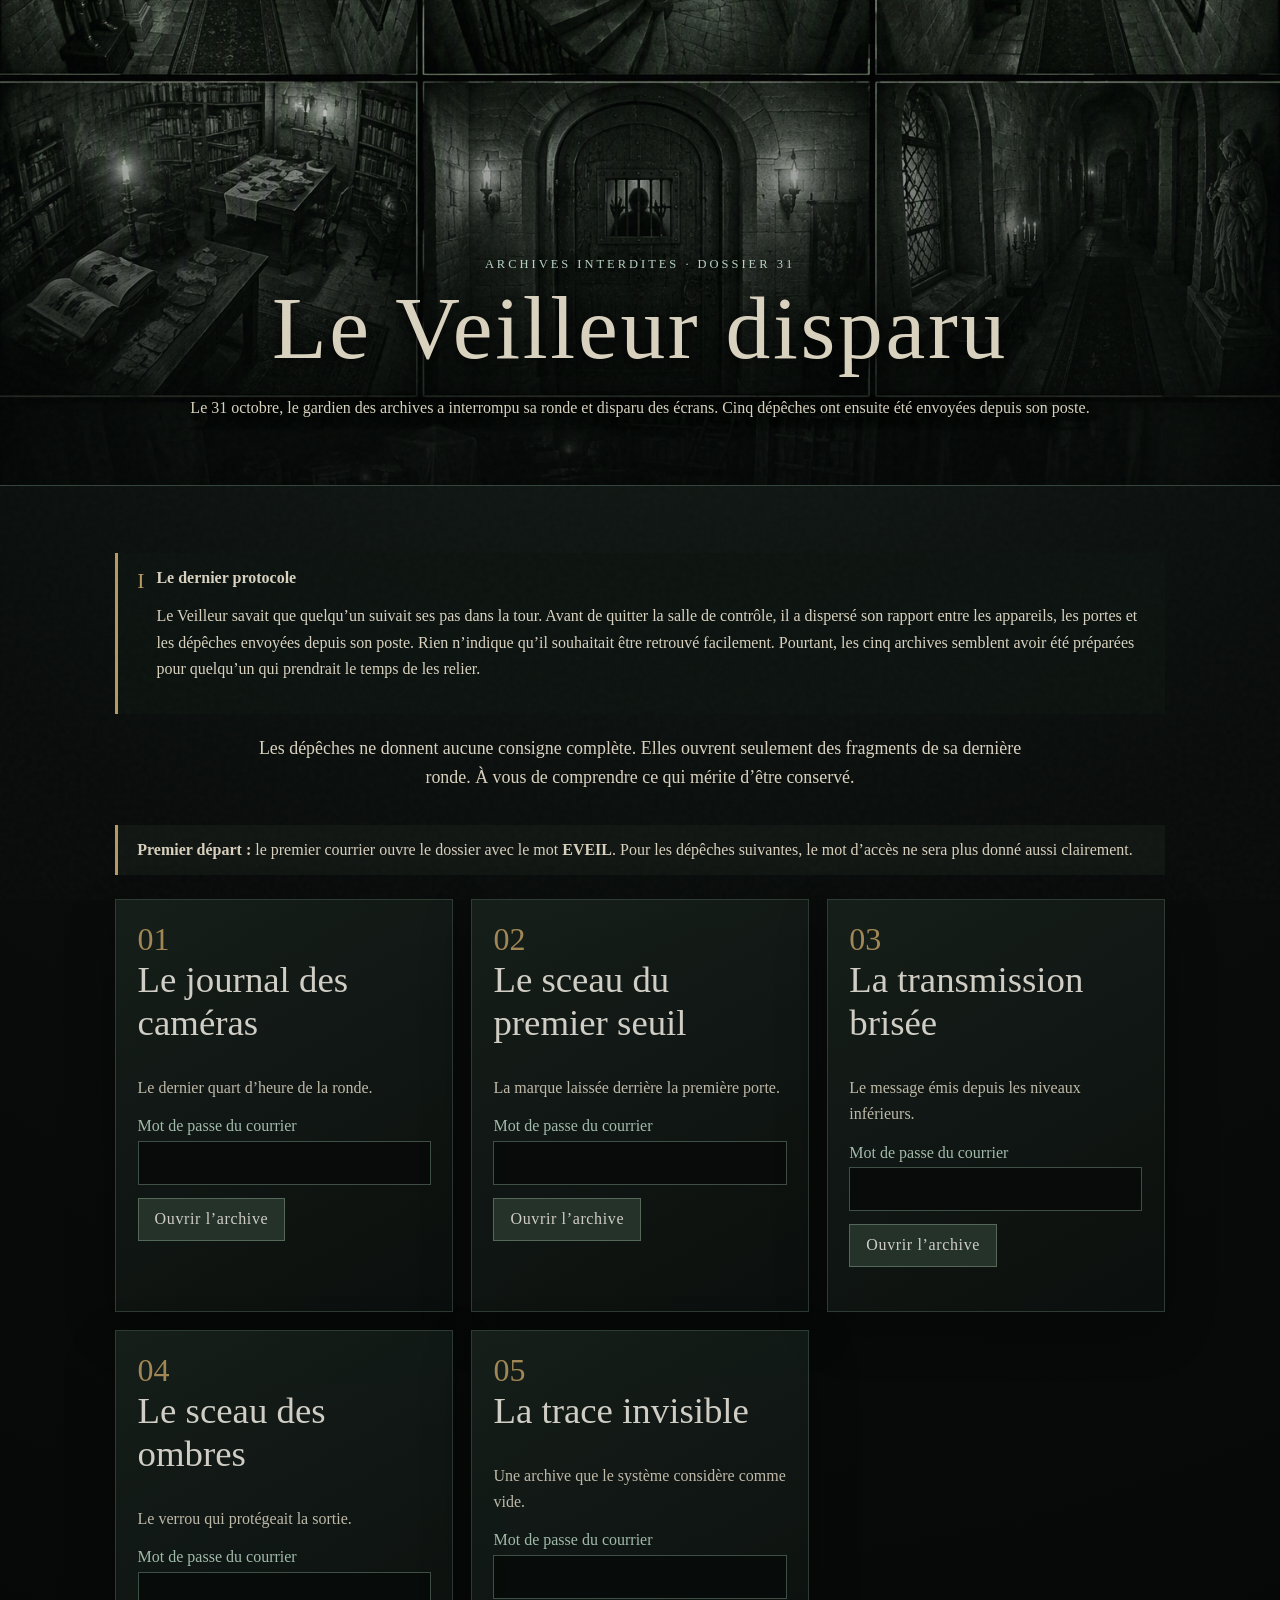
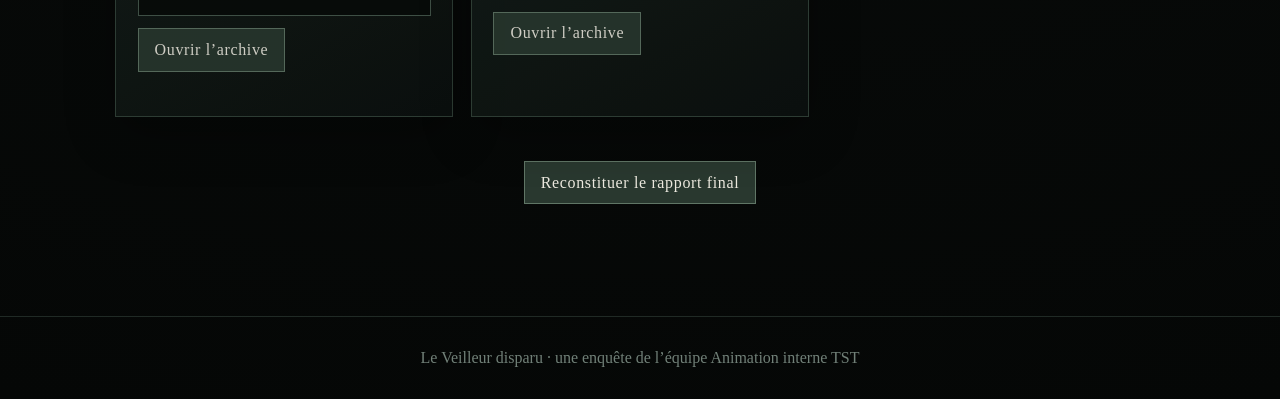
<file: index.html>
<!doctype html><html lang="fr"><head><meta charset="utf-8"><meta name="viewport" content="width=device-width,initial-scale=1"><title>Le Veilleur disparu</title><link rel="stylesheet" href="assets/css/style.css"></head><body><div class="noise"></div><header class="hero"><div class="hero-inner"><div class="eyebrow">Archives interdites · Dossier 31</div><h1>Le Veilleur disparu</h1><p>Le 31 octobre, le gardien des archives a interrompu sa ronde et disparu des écrans. Cinq dépêches ont ensuite été envoyées depuis son poste.</p></div></header><main class="container"><div class="chapter"><div class="chapter-mark">I</div><div><strong>Le dernier protocole</strong><p>Le Veilleur savait que quelqu’un suivait ses pas dans la tour. Avant de quitter la salle de contrôle, il a dispersé son rapport entre les appareils, les portes et les dépêches envoyées depuis son poste. Rien n’indique qu’il souhaitait être retrouvé facilement. Pourtant, les cinq archives semblent avoir été préparées pour quelqu’un qui prendrait le temps de les relier.</p></div></div><p class="intro">Les dépêches ne donnent aucune consigne complète. Elles ouvrent seulement des fragments de sa dernière ronde. À vous de comprendre ce qui mérite d’être conservé.</p><div class="warning"><strong>Premier départ :</strong> le premier courrier ouvre le dossier avec le mot <strong>EVEIL</strong>. Pour les dépêches suivantes, le mot d’accès ne sera plus donné aussi clairement.</div><section class="grid"><article class="card locked"><div class="seal">01</div><h2>Le journal des caméras</h2><p>Le dernier quart d’heure de la ronde.</p><label for="code-1">Mot de passe du courrier</label><input id="code-1" autocomplete="off" onkeydown="enterKey(event,1)"><button id="button-1" onclick="unlock(1)">Ouvrir l’archive</button><div class="feedback" id="feedback-1"></div></article><article class="card locked"><div class="seal">02</div><h2>Le sceau du premier seuil</h2><p>La marque laissée derrière la première porte.</p><label for="code-2">Mot de passe du courrier</label><input id="code-2" autocomplete="off" onkeydown="enterKey(event,2)"><button id="button-2" onclick="unlock(2)">Ouvrir l’archive</button><div class="feedback" id="feedback-2"></div></article><article class="card locked"><div class="seal">03</div><h2>La transmission brisée</h2><p>Le message émis depuis les niveaux inférieurs.</p><label for="code-3">Mot de passe du courrier</label><input id="code-3" autocomplete="off" onkeydown="enterKey(event,3)"><button id="button-3" onclick="unlock(3)">Ouvrir l’archive</button><div class="feedback" id="feedback-3"></div></article><article class="card locked"><div class="seal">04</div><h2>Le sceau des ombres</h2><p>Le verrou qui protégeait la sortie.</p><label for="code-4">Mot de passe du courrier</label><input id="code-4" autocomplete="off" onkeydown="enterKey(event,4)"><button id="button-4" onclick="unlock(4)">Ouvrir l’archive</button><div class="feedback" id="feedback-4"></div></article><article class="card locked"><div class="seal">05</div><h2>La trace invisible</h2><p>Une archive que le système considère comme vide.</p><label for="code-5">Mot de passe du courrier</label><input id="code-5" autocomplete="off" onkeydown="enterKey(event,5)"><button id="button-5" onclick="unlock(5)">Ouvrir l’archive</button><div class="feedback" id="feedback-5"></div></article></section><div class="final-link"><a class="button" href="solution-finale.html">Reconstituer le rapport final</a></div></main><footer class="footer">Le Veilleur disparu · une enquête de l’équipe Animation interne TST</footer><script src="assets/js/app.js"></script><script>document.addEventListener('DOMContentLoaded',initHome)</script><script src="assets/js/app.js"></script></body></html>
</file>
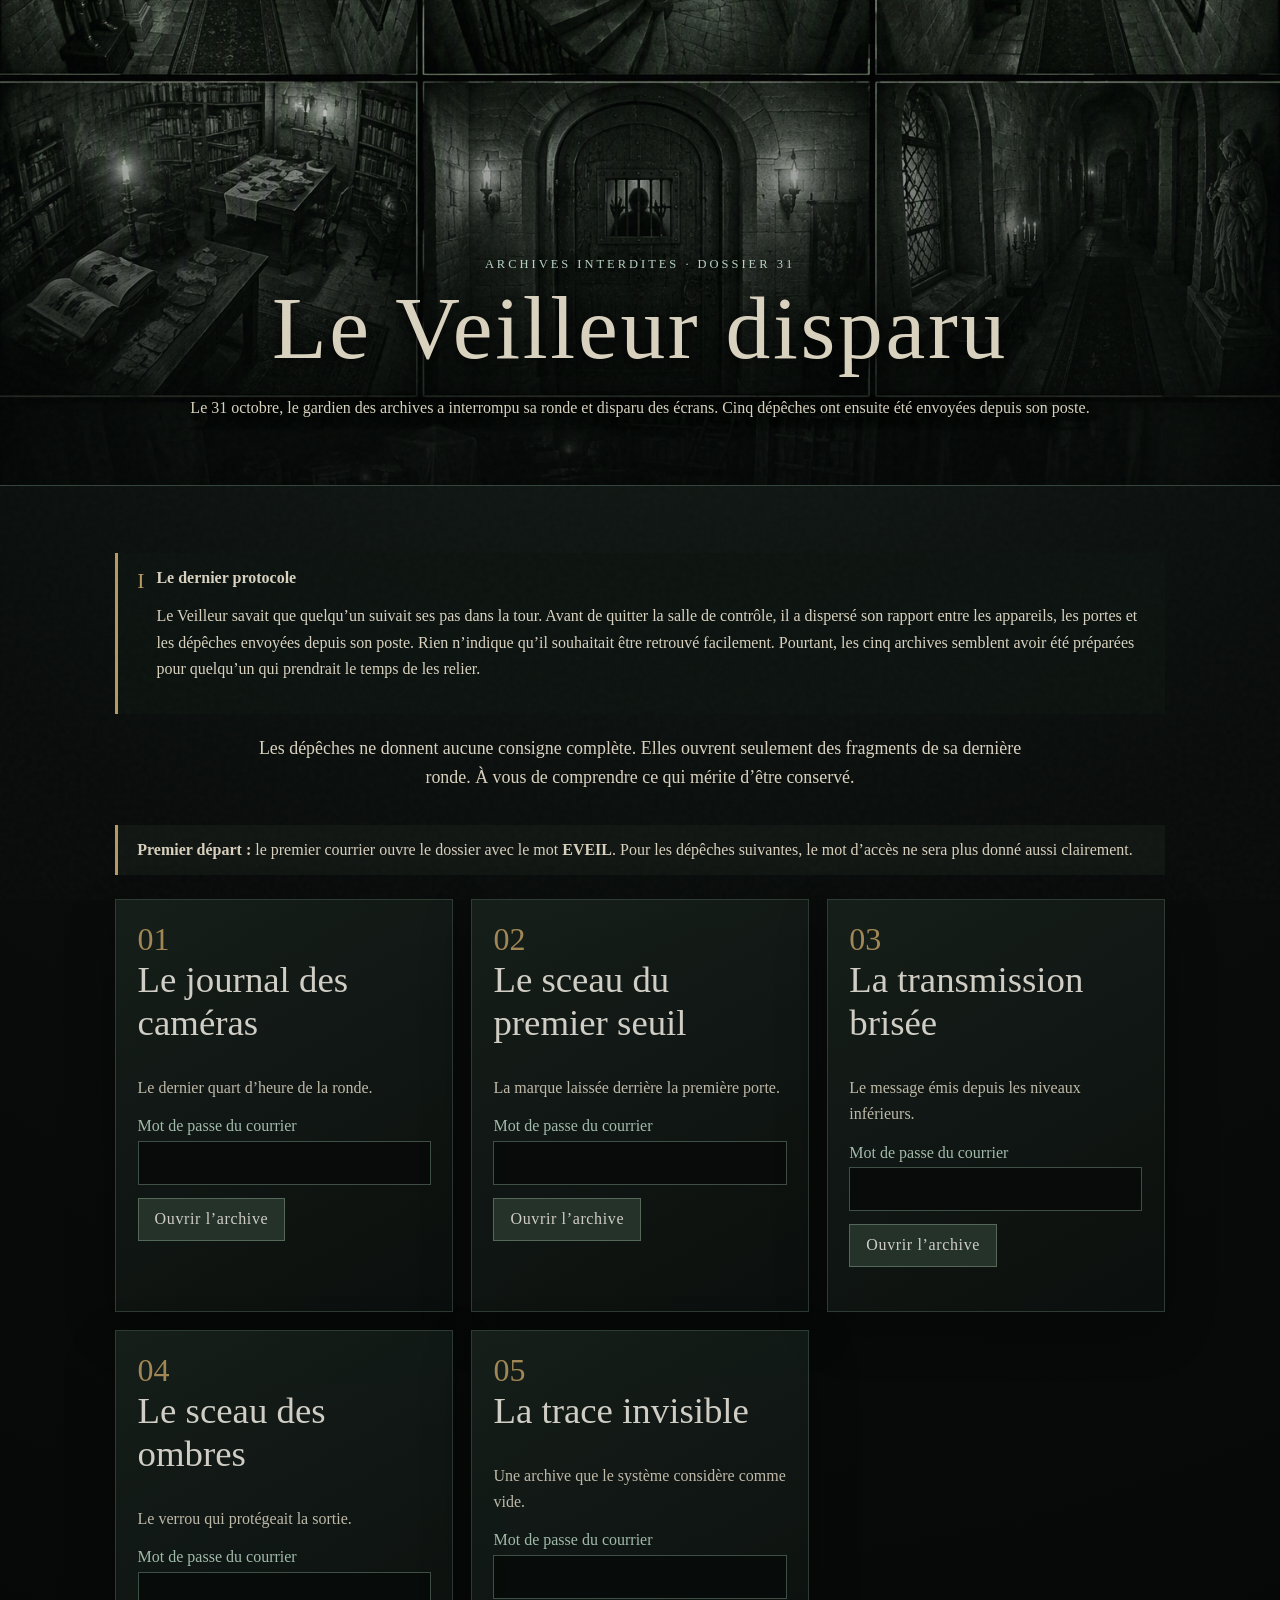
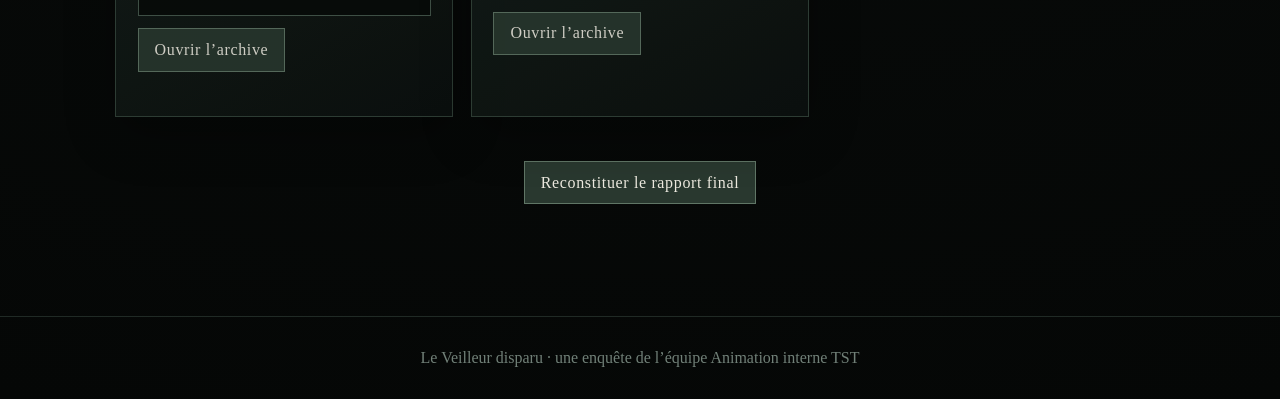
<file: enigme-1.html>
<!doctype html><html lang="fr"><head><meta charset="utf-8"><meta name="viewport" content="width=device-width,initial-scale=1"><title>Archive 01 · Caméras</title><link rel="stylesheet" href="assets/css/style.css"></head><body><div class="noise"></div><nav class="breadcrumb"><a href="index.html">← Retour au portail des archives</a></nav><header class="hero compact"><div class="hero-inner"><div class="eyebrow">Archive 01 · La dernière ronde</div><h1>Le journal des caméras</h1><p>Le dernier carnet du Veilleur contenait une impression arrachée au journal des appareils.</p></div></header><main class="container"><div class="chapter"><div class="chapter-mark">I</div><div><strong>La preuve soustraite</strong><p>Pour une raison inconnue, le Veilleur avait imprimé cet extrait du journal électronique. La feuille était pliée dans son carnet, à la page de sa dernière ronde. Quelque chose, dans ces lignes, avait dû retenir son attention.</p></div></div><section class="panel"><h2>Journal automatique · nuit du 31 octobre</h2><p class="small">Synthèse système : ronde régulière, aucune présence anormale.</p><table class="log"><thead><tr><th>Heure</th><th>Zone</th><th>État</th></tr></thead><tbody><tr><td>23:41</td><td>Galerie ouest</td><td>Éclairage stabilisé</td></tr><tr><td>23:47</td><td>Entrée nord</td><td>Verrouillage confirmé</td></tr><tr><td>23:52</td><td>Salle des cartes</td><td>Température normale</td></tr><tr><td>23:57</td><td>Archives hautes</td><td>Balayage terminé</td></tr><tr><td>00:01</td><td>Cloître</td><td>Variation lumineuse mineure</td></tr><tr id="bad-row" class="clickable" tabindex="0" onclick="revealEvidence()"><td>00:03</td><td>Salle de réunion</td><td>Caméra 4 · copie isolée manuellement</td></tr><tr><td>00:06</td><td>Escalier central</td><td>Balayage terminé</td></tr><tr><td>00:13</td><td>Niveau inférieur</td><td>Accès hors couverture</td></tr></tbody></table><p id="log-feedback" class="hint">L’extrait ne porte aucune annotation. Seulement une pliure au milieu de la page.</p></section><div class="hint-wrap"><button class="hint-toggle" onclick="toggleHint('hint-1',this)">Consulter une note du Veilleur</button><div id="hint-1" class="hint-box">Les appareils décrivent d’ordinaire des états. Une ligne semble plutôt conserver quelque chose.</div></div><section id="evidence" class="panel hidden-section"><h2>Capture rattachée · 00:03</h2><p class="evidence-copy">L’image remonte lentement des archives. Le Veilleur avait entouré cet instant dans son carnet, sans ajouter un mot. Sous le cercle, il avait simplement tracé une petite case vide, de la taille de celles où il consignait ses chiffres de ronde.</p><img class="surveillance" src="assets/images/surveillance-archives.png" alt="Capture de surveillance d’une salle de réunion sombre"></section></main><script src="assets/js/app.js"></script><script>document.addEventListener('DOMContentLoaded',()=>guard(1))</script></body></html>
</file>
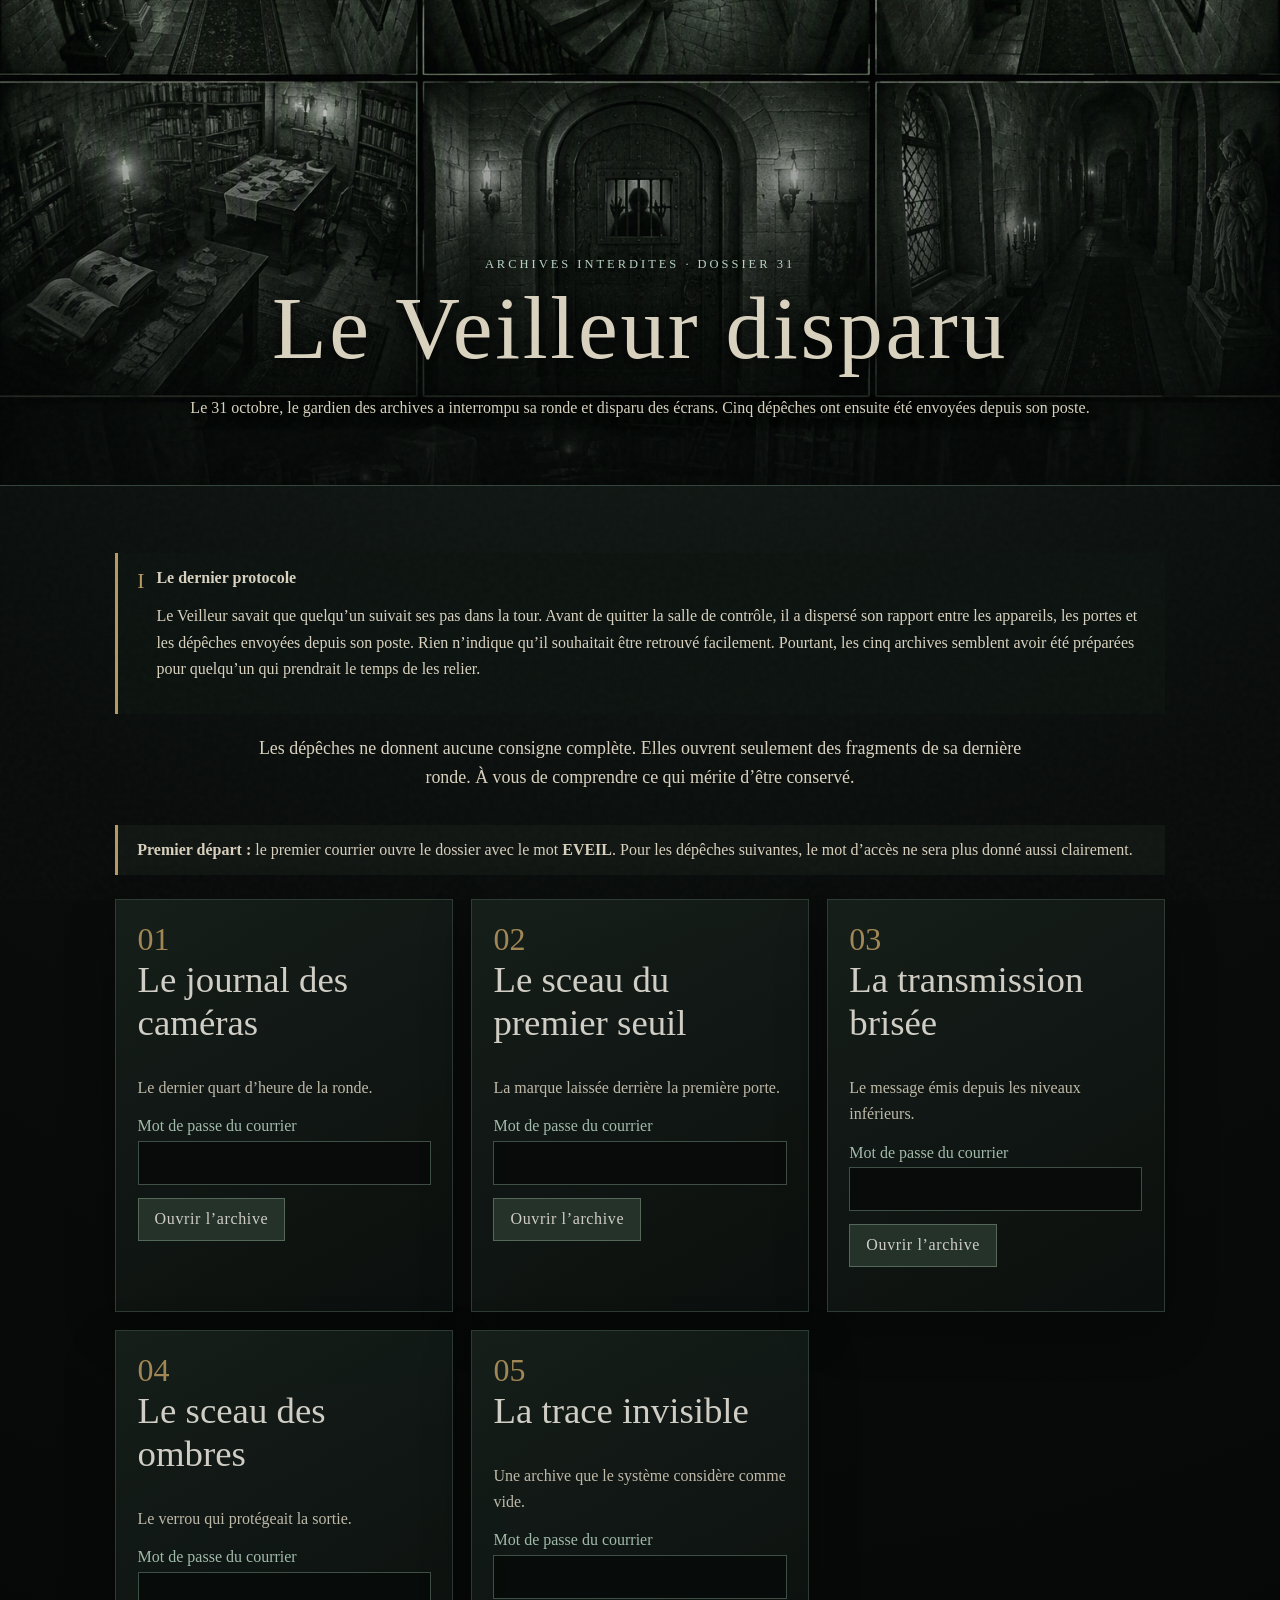
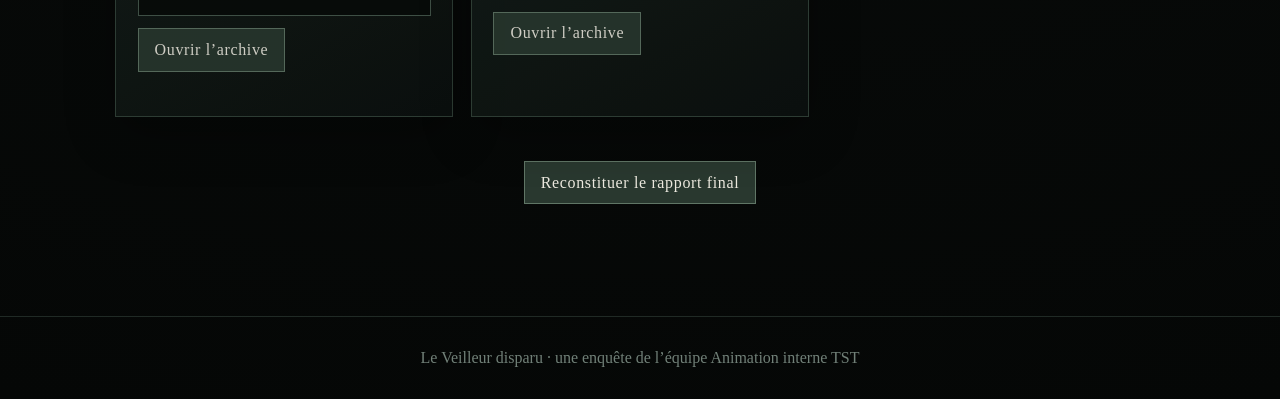
<file: enigme-2.html>
<!doctype html><html lang="fr"><head><meta charset="utf-8"><meta name="viewport" content="width=device-width,initial-scale=1"><title>Archive 02 · Sceau</title><link rel="stylesheet" href="assets/css/style.css"></head><body><div class="noise"></div><nav class="breadcrumb"><a href="index.html">← Retour au portail des archives</a></nav><header class="hero compact"><div class="hero-inner"><div class="eyebrow">Archive 02 · La piste du Veilleur</div><h1>Le sceau du premier seuil</h1><p>La piste s’enfonce derrière une porte condamnée.</p></div></header><main class="container"><div class="remote-only">⚠ ÉNIGME DE SECOURS RÉSERVÉE AUX PARTICIPANTS À DISTANCE</div><div class="chapter"><div class="chapter-mark">2</div><div><strong>La porte du regard</strong><p>La page suivante du carnet montre la même marque que la porte du niveau inférieur. Le sceau a été brisé avec soin, puis ses fragments ont été dispersés de part et d’autre du seuil.</p></div></div><div class="puzzle-goal"><strong>Forme à reconstruire :</strong> un œil stylisé. Le dessin pâle est presque effacé. Les traits retrouvés sur le sol semblent lui appartenir.</div><div class="puzzle-shell"><div id="seal-board" class="seal-board"><svg class="pattern-preview" viewBox="0 0 300 300"><path d="M25 150 Q150 42 275 150 Q150 258 25 150Z"/><circle cx="150" cy="150" r="68"/><circle cx="150" cy="150" r="27"/><path d="M150 60V23 M150 277V240 M55 95L25 73 M245 95L275 73"/></svg><div class="pattern-name">Le regard du Veilleur</div><div class="slot" style="left:315px;top:185px;transform:rotate(0deg)"><svg viewBox="0 0 86 86"><path class="shape" d="M6 68 Q43 28 80 68"/></svg></div><div class="slot" style="left:315px;top:315px;transform:rotate(0deg)"><svg viewBox="0 0 86 86"><path class="shape" d="M6 20 Q43 60 80 20"/></svg></div><div class="slot" style="left:282px;top:250px;transform:rotate(0deg)"><svg viewBox="0 0 86 86"><path class="shape" d="M43 8 A35 35 0 0 0 43 78"/></svg></div><div class="slot" style="left:348px;top:250px;transform:rotate(0deg)"><svg viewBox="0 0 86 86"><path class="shape" d="M43 8 A35 35 0 0 1 43 78"/></svg></div><div class="slot" style="left:315px;top:250px;transform:rotate(0deg)"><svg viewBox="0 0 86 86"><circle class="shape" cx="43" cy="43" r="15"/></svg></div><div class="slot" style="left:315px;top:250px;transform:rotate(0deg)"><svg viewBox="0 0 86 86"><path class="shape" d="M43 8 L43 78 M18 18 L68 68 M68 18 L18 68"/></svg></div><div class="piece" data-label="Arc supérieur" data-sx="25" data-sy="25" data-sr="180" data-r="180" data-tx="315" data-ty="185" data-tr="0" data-sym="360" style="left:25px;top:25px;transform:rotate(180deg)"><svg viewBox="0 0 86 86"><path class="shape" d="M6 68 Q43 28 80 68"/></svg></div><div class="piece" data-label="Arc inférieur" data-sx="610" data-sy="35" data-sr="180" data-r="180" data-tx="315" data-ty="315" data-tr="0" data-sym="360" style="left:610px;top:35px;transform:rotate(180deg)"><svg viewBox="0 0 86 86"><path class="shape" d="M6 20 Q43 60 80 20"/></svg></div><div class="piece" data-label="Demi-cercle" data-sx="25" data-sy="440" data-sr="135" data-r="135" data-tx="282" data-ty="250" data-tr="0" data-sym="360" style="left:25px;top:440px;transform:rotate(135deg)"><svg viewBox="0 0 86 86"><path class="shape" d="M43 8 A35 35 0 0 0 43 78"/></svg></div><div class="piece" data-label="Demi-cercle" data-sx="610" data-sy="440" data-sr="225" data-r="225" data-tx="348" data-ty="250" data-tr="0" data-sym="360" style="left:610px;top:440px;transform:rotate(225deg)"><svg viewBox="0 0 86 86"><path class="shape" d="M43 8 A35 35 0 0 1 43 78"/></svg></div><div class="piece" data-label="Anneau" data-sx="25" data-sy="235" data-sr="90" data-r="90" data-tx="315" data-ty="250" data-tr="0" data-sym="45" style="left:25px;top:235px;transform:rotate(90deg)"><svg viewBox="0 0 86 86"><circle class="shape" cx="43" cy="43" r="15"/></svg></div><div class="piece" data-label="Rayons" data-sx="610" data-sy="235" data-sr="45" data-r="45" data-tx="315" data-ty="250" data-tr="0" data-sym="180" style="left:610px;top:235px;transform:rotate(45deg)"><svg viewBox="0 0 86 86"><path class="shape" d="M43 8 L43 78 M18 18 L68 68 M68 18 L18 68"/></svg></div></div></div><section class="panel puzzle-panel"><h2>Reconstitution du sceau</h2><p>Les fragments peuvent être déplacés et tournés. Lorsqu’un trait retrouve exactement sa place dans le sceau, il cesse de bouger.</p><div class="puzzle-controls"><button id="rotate-piece" onclick="rotateSelectedPiece()" disabled>Pivoter la pièce sélectionnée</button><button onclick="resetSealPuzzle()">Réinitialiser</button><span id="selection-label" class="small"></span></div><div class="progress"><span></span></div><p id="progress-label" class="small"></p></section><div class="hint-wrap"><button class="hint-toggle" onclick="toggleHint('hint-2',this)">Consulter une note du Veilleur</button><div id="hint-2" class="hint-box">Le dessin n’est pas composé de six symboles indépendants. Certains traits ne prennent leur sens qu’une fois rapprochés.</div></div></main><div id="seal-modal" class="modal"><div class="modal-card"><div class="unlocked">Archive déverrouillée</div><h2>L’œil s’ouvre</h2><p>Le sceau se referme dans un déclic. Sur son revers, le Veilleur avait gravé un seul trait.</p><p>Vous avez trouvé le chiffre</p><div class="found-number">1</div><a class="button" href="index.html">Poursuivre la ronde</a></div></div><script src="assets/js/app.js"></script><script>document.addEventListener('DOMContentLoaded',()=>guard(2))</script><script>document.addEventListener("DOMContentLoaded",initSealPuzzle)</script></body></html>
</file>
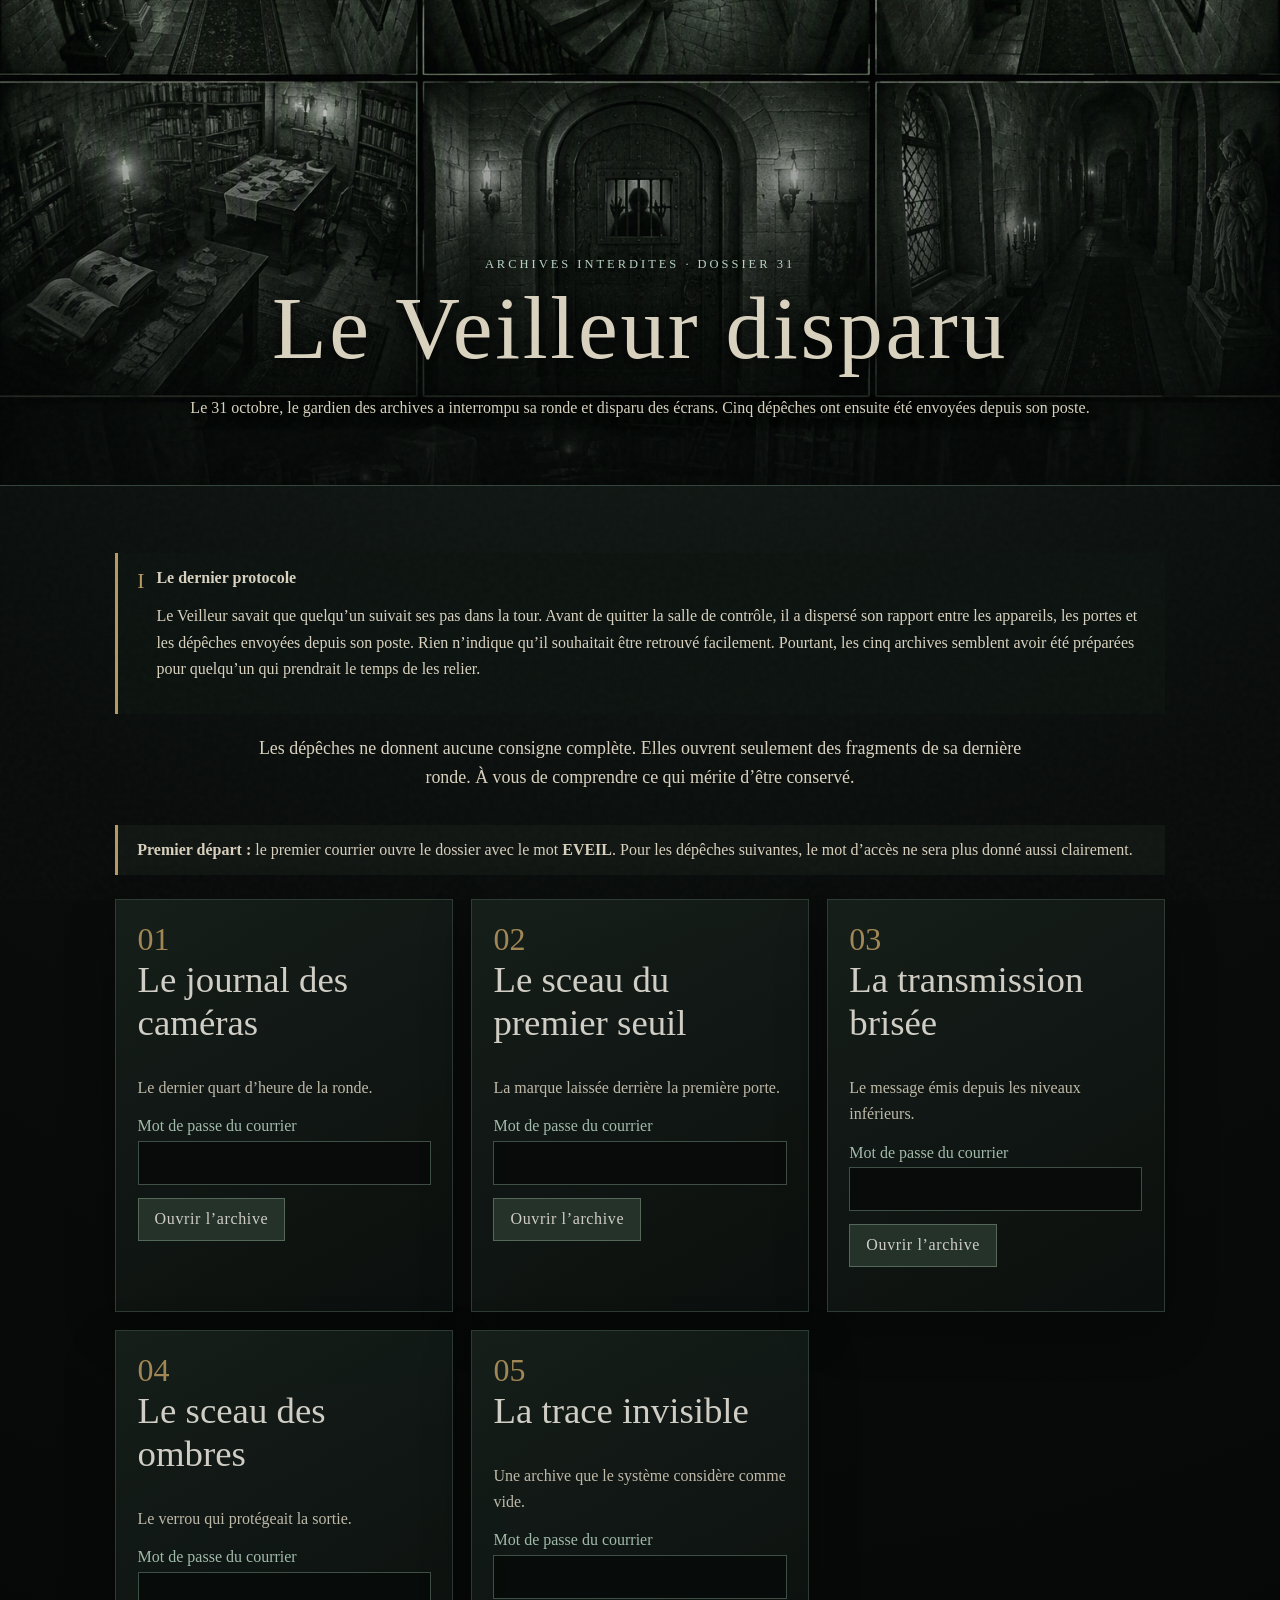
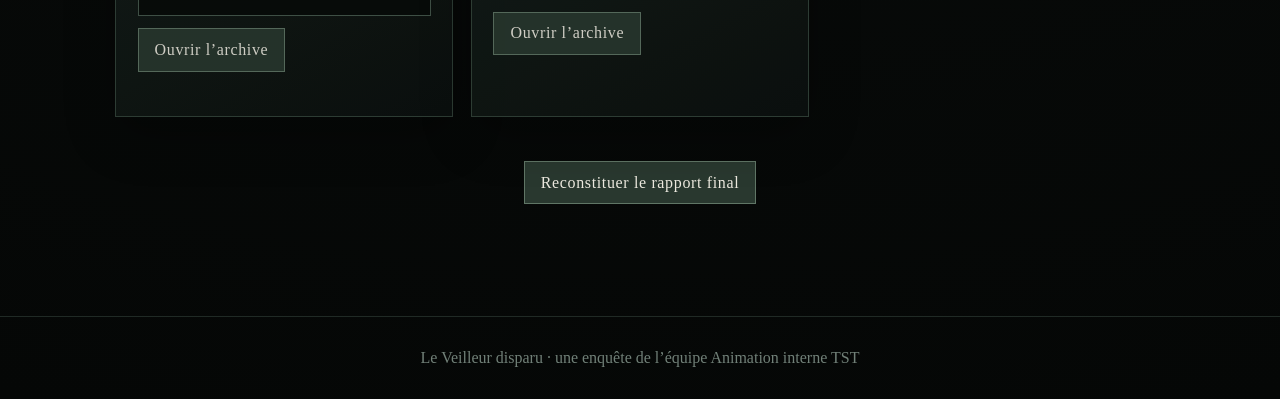
<file: enigme-3.html>
<!doctype html><html lang="fr"><head><meta charset="utf-8"><meta name="viewport" content="width=device-width,initial-scale=1"><title>Archive 03 · Transmission</title><link rel="stylesheet" href="assets/css/style.css"></head><body><div class="noise"></div><nav class="breadcrumb"><a href="index.html">← Retour au portail des archives</a></nav><header class="hero compact"><div class="hero-inner"><div class="eyebrow">Archive 03 · Le poste radio</div><h1>La transmission brisée</h1><p>Au-delà de la porte, le poste radio contient le seul enregistrement direct de cette nuit-là.</p></div></header><main class="container"><div class="chapter"><div class="chapter-mark">III</div><div><strong>Le message incomplet</strong><p>Le fichier s’achève mal. La voix disparaît dans une liaison dégradée, exactement là où le Veilleur semblait sur le point de nommer ce qu’il avait trouvé.</p></div></div><section class="notes"><article class="note handwritten paper-rule"><span class="archive-stamp">Carnet · trois nuits avant</span><p>Encore cette coupure après minuit. J’ai changé le câble et nettoyé les contacts. Le défaut revient.</p></article><article class="note handwritten paper-rule"><span class="archive-stamp">Carnet · veille de la disparition</span><p>La liaison tient pendant toute la ronde, puis cède près de la porte du bas. J’ignore si le problème vient du poste ou de ce qu’il y a derrière.</p></article><article class="note handwritten paper-rule"><span class="archive-stamp">Marge du dernier rapport</span><p>Si quelqu’un retrouve cette copie : ne pas s’arrêter à la dernière phrase. La panne commence juste après.</p></article></section><section class="audio-box"><h2>Transmission 03-31 · copie restaurée</h2><audio controls src="assets/audio/MORSE.wav">Votre navigateur ne prend pas en charge le lecteur audio.</audio><p class="small">Dernière émission provenant du niveau inférieur.</p></section><div class="hint-wrap"><button class="hint-toggle" onclick="toggleHint('hint-3',this)">Consulter une note du Veilleur</button><div id="hint-3" class="hint-box">Le Veilleur avait déjà remplacé le câble. La partie qui ressemble le plus à une panne est peut-être celle qu’il faut réécouter.</div></div></main><script src="assets/js/app.js"></script><script>document.addEventListener('DOMContentLoaded',()=>guard(3))</script></body></html>
</file>
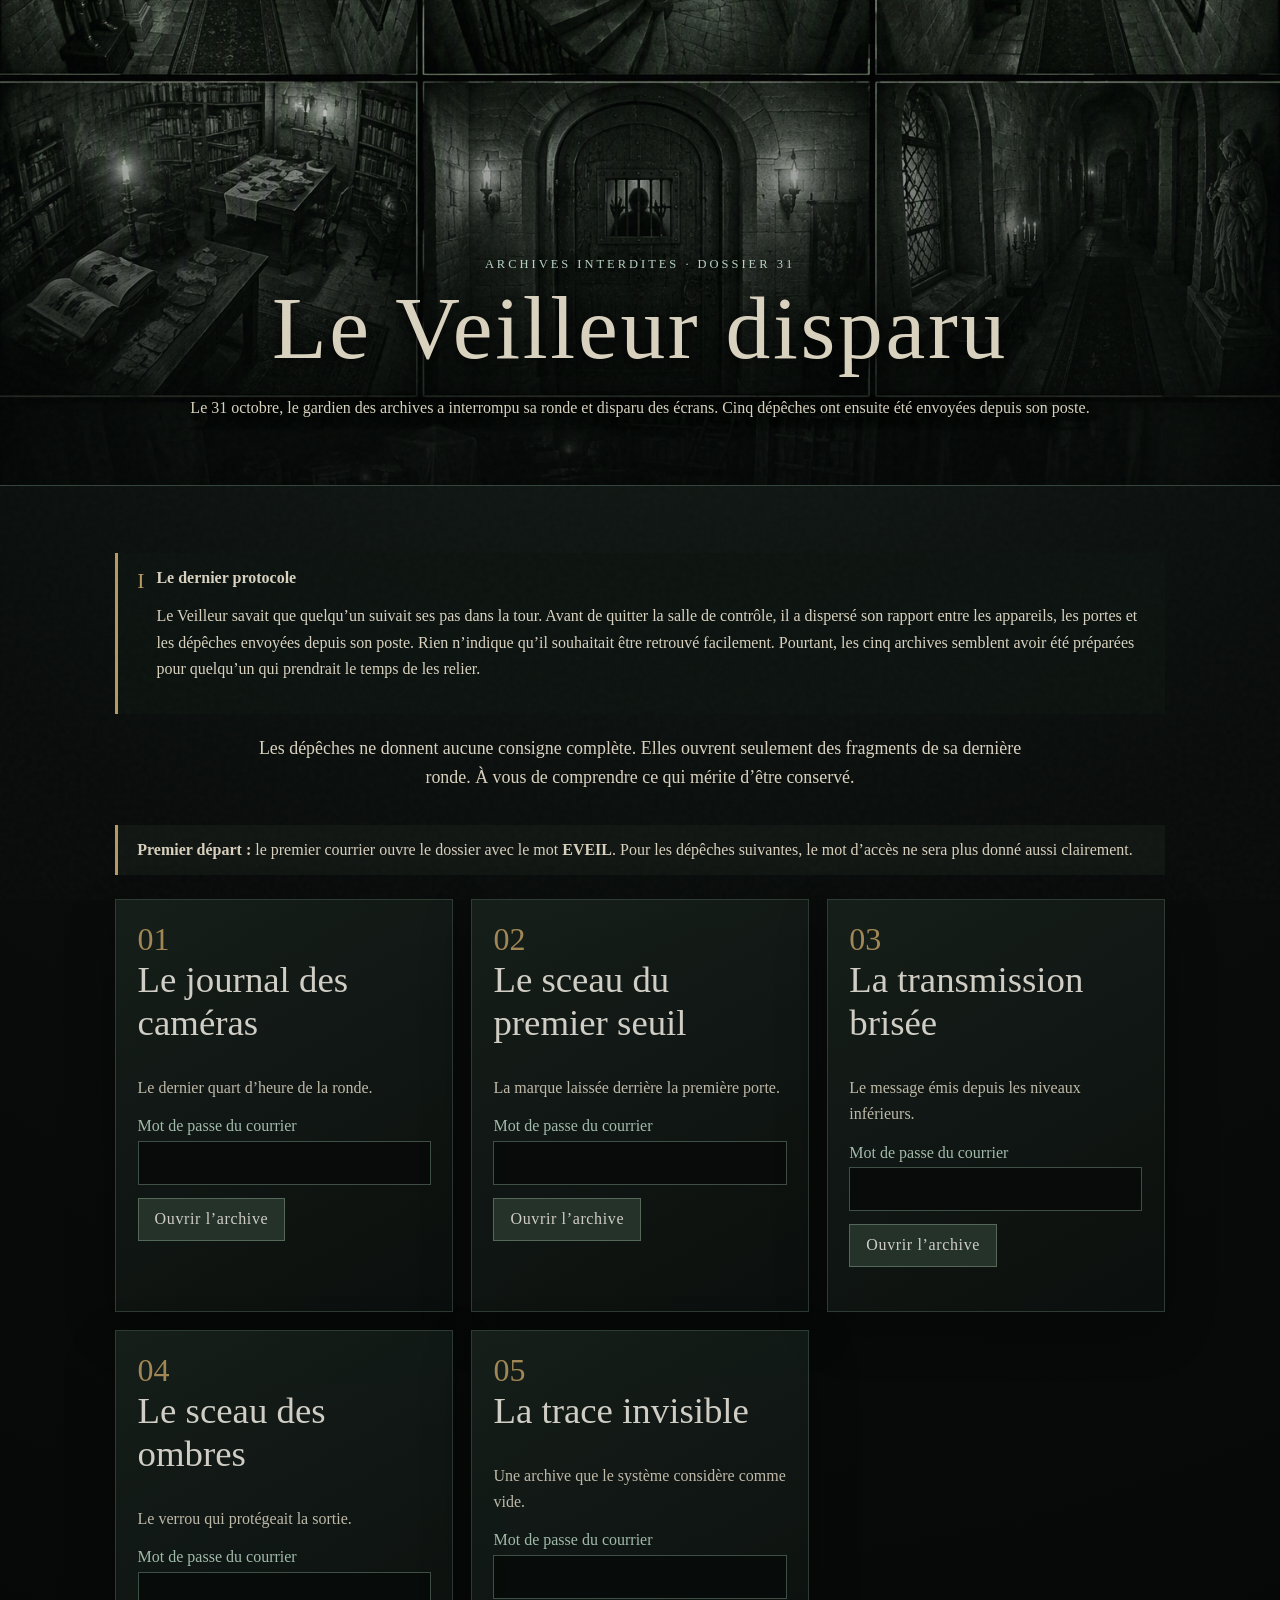
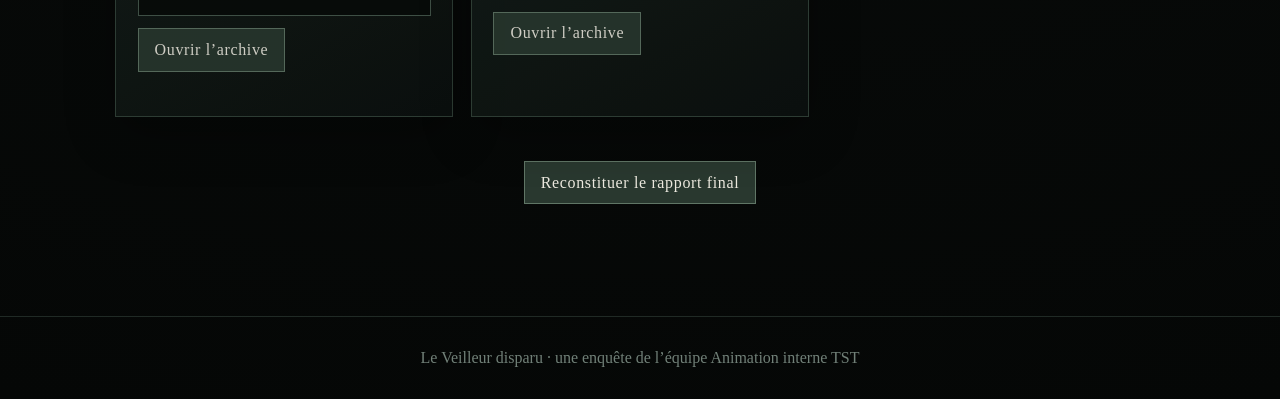
<file: enigme-4.html>
<!doctype html><html lang="fr"><head><meta charset="utf-8"><meta name="viewport" content="width=device-width,initial-scale=1"><title>Archive 04 · Sceau</title><link rel="stylesheet" href="assets/css/style.css"></head><body><div class="noise"></div><nav class="breadcrumb"><a href="index.html">← Retour au portail des archives</a></nav><header class="hero compact"><div class="hero-inner"><div class="eyebrow">Archive 04 · La piste du Veilleur</div><h1>Le sceau des ombres</h1><p>La transmission mène à une seconde porte, verrouillée depuis l’intérieur.</p></div></header><main class="container"><div class="remote-only">⚠ ÉNIGME DE SECOURS RÉSERVÉE AUX PARTICIPANTS À DISTANCE</div><div class="chapter"><div class="chapter-mark">4</div><div><strong>La porte du temps</strong><p>La porte du sablier ferme l’ancien passage de service. Les fragments ont été retrouvés au pied du mécanisme, comme si le Veilleur les avait laissés derrière lui après l’avoir franchi.</p></div></div><div class="puzzle-goal"><strong>Forme à reconstruire :</strong> un sablier stylisé. Le dessin pâle est presque effacé. Les traits retrouvés sur le sol semblent lui appartenir.</div><div class="puzzle-shell"><div id="seal-board" class="seal-board"><svg class="pattern-preview" viewBox="0 0 300 300"><path d="M55 35H245 M55 265H245 M75 45 C80 105 125 115 150 150 C125 185 80 195 75 255 M225 45 C220 105 175 115 150 150 C175 185 220 195 225 255"/><path d="M105 78 Q150 118 195 78 M105 222 Q150 182 195 222"/><circle cx="150" cy="150" r="10"/></svg><div class="pattern-name">Le sablier des ombres</div><div class="slot" style="left:315px;top:185px;transform:rotate(0deg)"><svg viewBox="0 0 86 86"><path class="shape" d="M8 16 H78 L48 43"/></svg></div><div class="slot" style="left:315px;top:315px;transform:rotate(0deg)"><svg viewBox="0 0 86 86"><path class="shape" d="M8 70 H78 L48 43"/></svg></div><div class="slot" style="left:280px;top:250px;transform:rotate(0deg)"><svg viewBox="0 0 86 86"><path class="shape" d="M16 8 L43 43 L16 78"/></svg></div><div class="slot" style="left:350px;top:250px;transform:rotate(0deg)"><svg viewBox="0 0 86 86"><path class="shape" d="M70 8 L43 43 L70 78"/></svg></div><div class="slot" style="left:315px;top:250px;transform:rotate(0deg)"><svg viewBox="0 0 86 86"><path class="shape" d="M30 18 Q43 34 56 18 M30 68 Q43 52 56 68"/></svg></div><div class="slot" style="left:315px;top:250px;transform:rotate(0deg)"><svg viewBox="0 0 86 86"><path class="shape" d="M43 9 V77 M28 43 H58"/></svg></div><div class="piece" data-label="Coupe" data-sx="25" data-sy="25" data-sr="135" data-r="135" data-tx="315" data-ty="185" data-tr="0" data-sym="360" style="left:25px;top:25px;transform:rotate(135deg)"><svg viewBox="0 0 86 86"><path class="shape" d="M8 16 H78 L48 43"/></svg></div><div class="piece" data-label="Coupe" data-sx="610" data-sy="35" data-sr="225" data-r="225" data-tx="315" data-ty="315" data-tr="0" data-sym="360" style="left:610px;top:35px;transform:rotate(225deg)"><svg viewBox="0 0 86 86"><path class="shape" d="M8 70 H78 L48 43"/></svg></div><div class="piece" data-label="Flanc" data-sx="25" data-sy="440" data-sr="90" data-r="90" data-tx="280" data-ty="250" data-tr="0" data-sym="180" style="left:25px;top:440px;transform:rotate(90deg)"><svg viewBox="0 0 86 86"><path class="shape" d="M16 8 L43 43 L16 78"/></svg></div><div class="piece" data-label="Flanc" data-sx="610" data-sy="440" data-sr="270" data-r="270" data-tx="350" data-ty="250" data-tr="0" data-sym="180" style="left:610px;top:440px;transform:rotate(270deg)"><svg viewBox="0 0 86 86"><path class="shape" d="M70 8 L43 43 L70 78"/></svg></div><div class="piece" data-label="Sable" data-sx="25" data-sy="235" data-sr="180" data-r="180" data-tx="315" data-ty="250" data-tr="0" data-sym="180" style="left:25px;top:235px;transform:rotate(180deg)"><svg viewBox="0 0 86 86"><path class="shape" d="M30 18 Q43 34 56 18 M30 68 Q43 52 56 68"/></svg></div><div class="piece" data-label="Axe" data-sx="610" data-sy="235" data-sr="45" data-r="45" data-tx="315" data-ty="250" data-tr="0" data-sym="90" style="left:610px;top:235px;transform:rotate(45deg)"><svg viewBox="0 0 86 86"><path class="shape" d="M43 9 V77 M28 43 H58"/></svg></div></div></div><section class="panel puzzle-panel"><h2>Reconstitution du sceau</h2><p>Les fragments peuvent être déplacés et tournés. Lorsqu’un trait retrouve exactement sa place dans le sceau, il cesse de bouger.</p><div class="puzzle-controls"><button id="rotate-piece" onclick="rotateSelectedPiece()" disabled>Pivoter la pièce sélectionnée</button><button onclick="resetSealPuzzle()">Réinitialiser</button><span id="selection-label" class="small"></span></div><div class="progress"><span></span></div><p id="progress-label" class="small"></p></section><div class="hint-wrap"><button class="hint-toggle" onclick="toggleHint('hint-4',this)">Consulter une note du Veilleur</button><div id="hint-4" class="hint-box">Le sceau porte les marques d’un retournement ancien. Ce qui paraît être le haut n’a pas toujours besoin de le rester.</div></div></main><div id="seal-modal" class="modal"><div class="modal-card"><div class="unlocked">Archive déverrouillée</div><h2>Le temps s’arrête</h2><p>La porte de service se libère. Sur le mécanisme, le Veilleur avait gravé le signe qui désigne ce qu’il reste lorsque le sable a entièrement quitté le centre.</p><p>Vous avez trouvé le chiffre</p><div class="found-number">0</div><a class="button" href="index.html">Poursuivre la ronde</a></div></div><script src="assets/js/app.js"></script><script>document.addEventListener('DOMContentLoaded',()=>guard(4))</script><script>document.addEventListener("DOMContentLoaded",initSealPuzzle)</script></body></html>
</file>
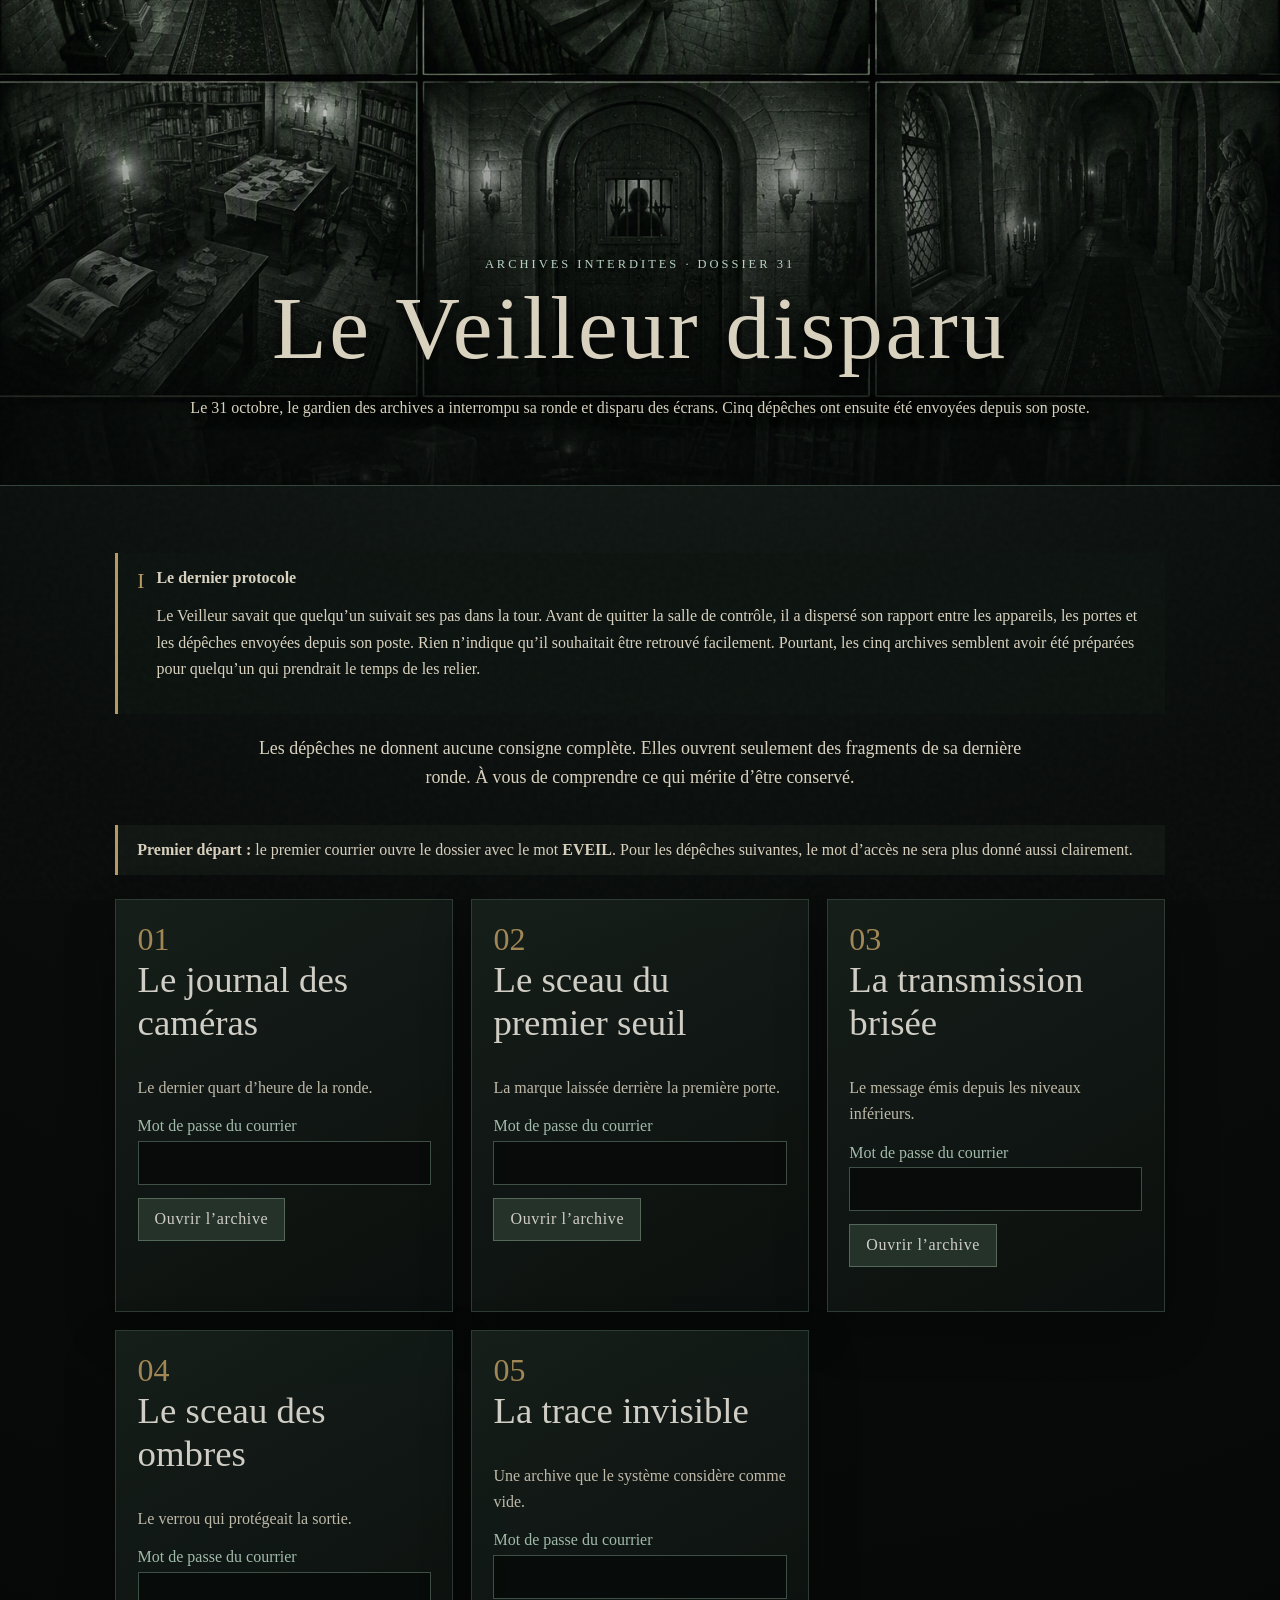
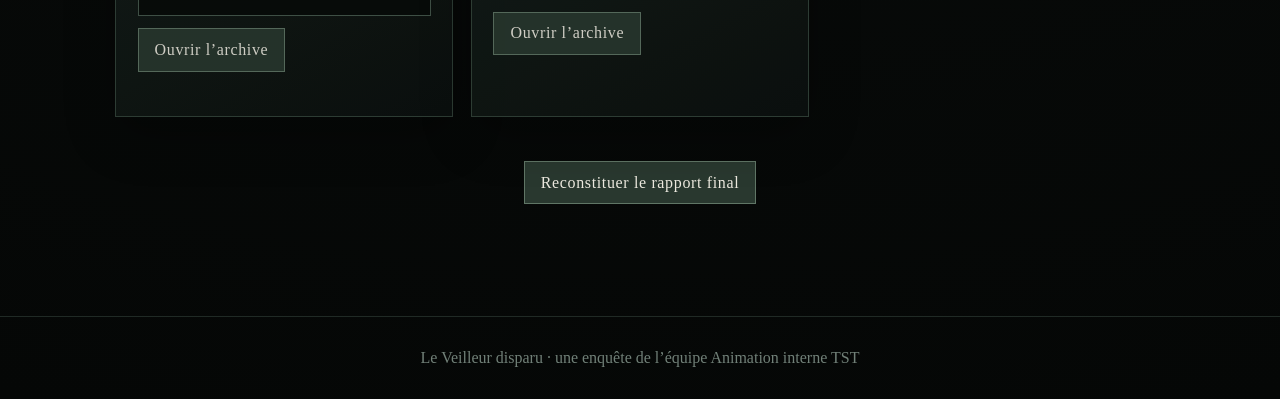
<file: enigme-5.html>
<!doctype html><html lang="fr"><head><meta charset="utf-8"><meta name="viewport" content="width=device-width,initial-scale=1"><title>Archive 05 · La trace invisible</title><link rel="stylesheet" href="assets/css/style.css"></head><body><style>html,body{margin:0;background:#e7e3d7}.blank-room{min-height:100vh;display:grid;place-items:center;padding:2rem}.blank-content{width:min(760px,100%);line-height:1.8}.blank-content,.blank-content *{color:#e7e3d7!important;background:#e7e3d7!important;border-color:#e7e3d7!important}.blank-room ::selection{background:#26372e;color:#eef3e9!important}.blank-room ::-moz-selection{background:#26372e;color:#eef3e9!important}</style><div class="blank-room"><main class="blank-content"><p>Le passage de service est ouvert. Le Veilleur n’y a laissé ni corps, ni lutte, ni objet abandonné.</p><h1>Seulement une page qui semble vide.</h1><p>Il avait donc atteint la sortie. Pourtant, le rapport s’arrête avant d’expliquer comment assembler les traces laissées derrière lui.</p><p><strong>Le Veilleur a déjà communiqué avec vous autrement que par ce site. Ce que cette page vient de vous apprendre pourrait fonctionner ailleurs.</strong></p><p>Le Veilleur savait manifestement faire disparaître un message sans l’effacer. Rien ne prouve qu’il ait réservé cette méthode à cette page.</p><div class="hint-wrap"><button class="hint-toggle" onclick="toggleHint('hint-5',this)">Consulter une note du Veilleur</button><div id="hint-5" class="hint-box">Revenez aux autres messages du Veilleur. Certains espaces méritent peut-être d’être regardés autrement.</div></div><p><a href="solution-finale.html">Ouvrir le rapport final</a></p></main></div><script src="assets/js/app.js"></script><script>document.addEventListener('DOMContentLoaded',()=>guard(5))</script></body></html>
</file>
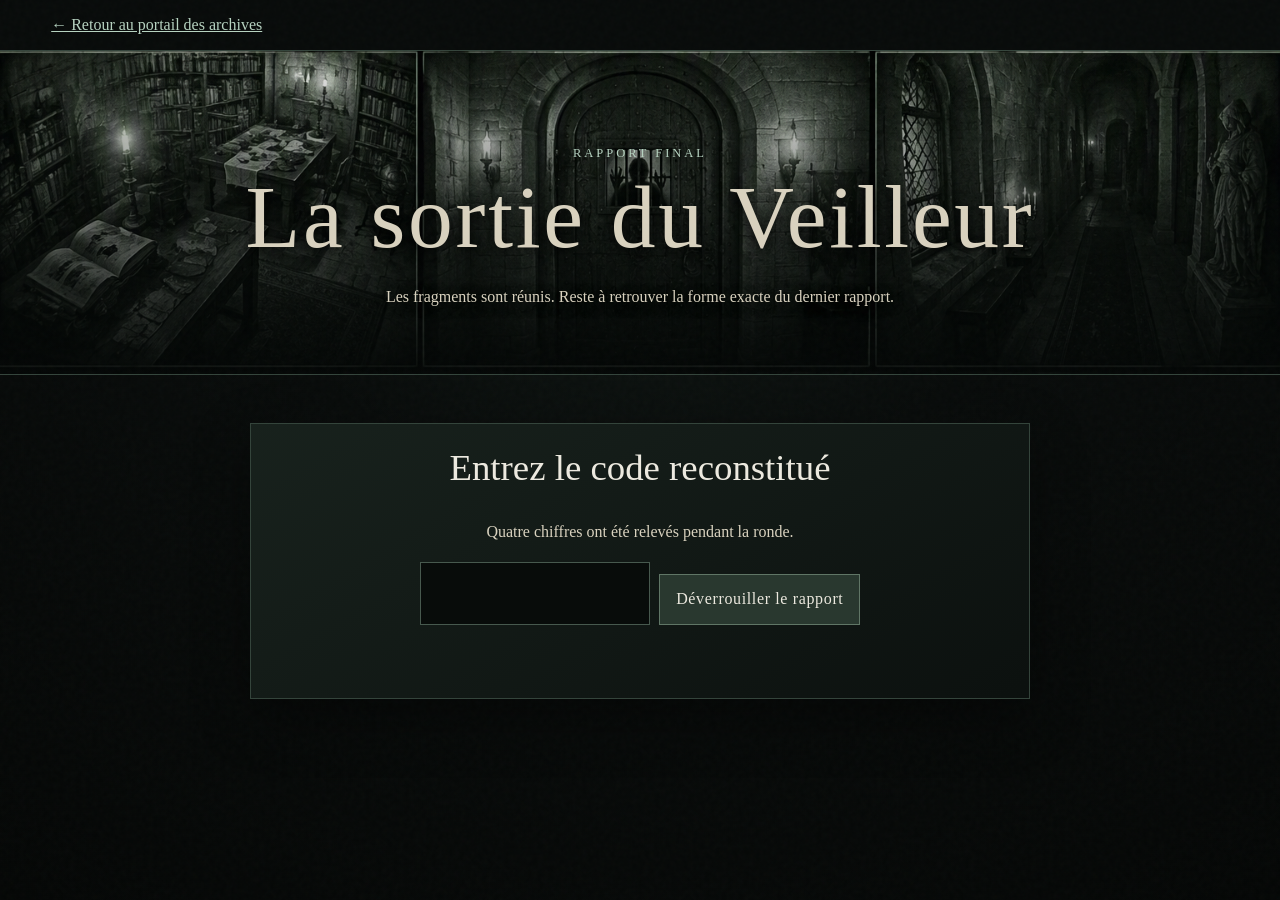
<file: solution-finale.html>
<!doctype html><html lang="fr"><head><meta charset="utf-8"><meta name="viewport" content="width=device-width,initial-scale=1"><title>Rapport final</title><link rel="stylesheet" href="assets/css/style.css"></head><body><div class="noise"></div><nav class="breadcrumb"><a href="index.html">← Retour au portail des archives</a></nav><header class="hero compact"><div class="hero-inner"><div class="eyebrow">Rapport final</div><h1>La sortie du Veilleur</h1><p>Les fragments sont réunis. Reste à retrouver la forme exacte du dernier rapport.</p></div></header><main class="container"><section class="panel final-card"><h2>Entrez le code reconstitué</h2><p>Quatre chiffres ont été relevés pendant la ronde.</p><div class="code-box"><input id="final-code" maxlength="4" inputmode="numeric" onkeydown="if(event.key==='Enter')checkFinal()"><button onclick="checkFinal()">Déverrouiller le rapport</button></div><p id="final-feedback" class="feedback"></p><div id="final-success" class="success"><div class="unlocked">Rapport complet · 05/11</div><h2>Le Veilleur est sorti de la tour</h2><div class="resolution"><p>Le Veilleur avait bien repéré une présence impossible sur les caméras. Plutôt que de l’affronter, il a isolé l’image, refermé derrière lui le sceau de l’œil, puis utilisé le poste radio pour transmettre les chiffres sans être compris. Le sceau du sablier lui a ensuite ouvert le passage de service.</p><p>La page vide confirme le dernier élément : <strong>aucune trace de lutte, parce qu’il n’a pas été emporté.</strong> Le Veilleur a quitté la tour sain et sauf. La disparition était son protocole de protection, et les cinq archives constituaient la seule manière de vérifier que son message était arrivé aux bonnes personnes.</p></div><h2>Message de l’équipe Animation interne TST</h2><p>Bravo, vous avez reconstitué la dernière ronde et retrouvé le code ! Votre récompense vous attend dans un casier. Saisissez <strong>0511</strong>. Si vous ne savez pas encore lequel, revenez un peu sur les messages du Veilleur.</p><p>Ce code n’a pas été choisi au hasard : aujourd’hui est l’anniversaire d’un membre de TST.</p><div class="riddle"><strong>Pour savoir qui :</strong> elle aime le volley et c’est l’amie d’un <strong>Ange</strong>.</div><p>Ce petit easter egg annonce une prochaine initiative de l’équipe Animation interne pour célébrer les anniversaires de l’équipe. Pour nous aider à la faire vivre, restez attentifs et réactifs aux prochaines communications.</p><p>Merci d’avoir participé, et encore bravo 🎉</p><div id="leaderboard-actions" class="leaderboard-actions" hidden><button id="leaderboard-button" onclick="openLeaderboardForm()">Participer au leaderboard</button></div></div><section id="leaderboard" class="leaderboard panel"><h2>Leaderboard local</h2><div id="leaderboard-form" class="leaderboard-form"><label for="player-name">Votre pseudo</label><input id="player-name" maxlength="24" autocomplete="off"><button onclick="saveScore()">Envoyer</button><p id="board-feedback" class="feedback"></p></div><table><thead><tr><th>#</th><th>Pseudo</th><th>Temps</th><th>Indices</th></tr></thead><tbody id="leaderboard-body"></tbody></table><p class="leaderboard-note">Ce classement est stocké uniquement dans ce navigateur. Il reste compatible avec un hébergement statique, mais ne fusionne pas les résultats de plusieurs appareils.</p></section></section></main><script src="assets/js/app.js"></script><script>document.addEventListener("DOMContentLoaded",initFinal)</script></body></html>
</file>
<file: assets/css/style.css>
:root{--ink:#090c0b;--stone:#111815;--panel:#151d19;--moss:#536858;--ghost:#b7d3c1;--bone:#d9d2bf;--rust:#8d4a32;--gold:#b89961;--line:#34443b;--danger:#9f493f;--white:#ece9df}*{box-sizing:border-box}html{scroll-behavior:smooth}body{margin:0;background:radial-gradient(circle at 50% 0,#17221d 0,#090c0b 45%,#050706 100%);color:var(--bone);font-family:Georgia,'Times New Roman',serif;min-height:100vh}.noise{position:fixed;inset:0;pointer-events:none;opacity:.07;background-image:url("data:image/svg+xml,%3Csvg viewBox='0 0 180 180' xmlns='http://www.w3.org/2000/svg'%3E%3Cfilter id='n'%3E%3CfeTurbulence type='fractalNoise' baseFrequency='.9' numOctaves='3' stitchTiles='stitch'/%3E%3C/filter%3E%3Crect width='100%25' height='100%25' filter='url(%23n)' opacity='.35'/%3E%3C/svg%3E")}.hero{min-height:54vh;display:grid;place-items:end center;background:linear-gradient(180deg,rgba(4,7,6,.05),rgba(4,7,6,.92)),url('../images/cimetiere-veilleur.png') center/cover;border-bottom:1px solid var(--line);padding:4rem 1.2rem 3rem}.hero.compact{min-height:36vh}.hero-inner{max-width:970px;width:100%;text-align:center;text-shadow:0 3px 14px #000}.eyebrow{color:var(--ghost);letter-spacing:.24em;text-transform:uppercase;font-size:.78rem}h1{font-size:clamp(2.4rem,7vw,5.8rem);margin:.25rem 0;font-weight:500;letter-spacing:.03em}h2{font-size:clamp(1.55rem,3vw,2.3rem);font-weight:500;margin-top:0;color:var(--white)}h3{color:var(--gold);font-weight:500}p{line-height:1.65}.container{width:min(1050px,92%);margin:0 auto;padding:3rem 0 5rem}.intro{font-size:1.12rem;max-width:800px;margin:0 auto 2rem;text-align:center}.warning{border-left:3px solid var(--gold);background:#111613;padding:1rem 1.2rem;margin:1.5rem 0;color:#d8d0bd}.grid{display:grid;grid-template-columns:repeat(auto-fit,minmax(260px,1fr));gap:1.1rem}.card,.panel,.note{background:linear-gradient(150deg,rgba(25,35,30,.96),rgba(12,17,15,.98));border:1px solid var(--line);box-shadow:0 18px 50px rgba(0,0,0,.35);padding:1.35rem;position:relative}.card.locked{opacity:.88}.seal{font-size:2rem;color:var(--gold)}label{display:block;color:var(--ghost);margin:.8rem 0 .35rem}input{width:100%;padding:.75rem;background:#080c0a;border:1px solid #47594e;color:var(--white);font:inherit}.button,button{display:inline-block;margin-top:.8rem;background:#29382f;color:var(--white);border:1px solid #607666;padding:.72rem 1rem;text-decoration:none;font:inherit;cursor:pointer;letter-spacing:.04em}.button:hover,button:hover{background:#3b4d41}.button.danger{border-color:#815349;background:#37201b}.feedback{min-height:1.4rem;color:#d2a79d;font-size:.92rem}.breadcrumb{padding:1rem 4%;border-bottom:1px solid var(--line);background:#080b0a}.breadcrumb a{color:var(--ghost)}.log{width:100%;border-collapse:collapse;background:#0a0f0c;font-family:Consolas,monospace;font-size:.92rem}.log th,.log td{padding:.75rem;border-bottom:1px solid #26332c;text-align:left}.log th{color:var(--gold)}.log tr.clickable{cursor:pointer}.log tr.clickable:hover{background:#253229}.log .alert{color:#e0a89c}.hidden-section{display:none}.hidden-section.show{display:block;animation:reveal .8s ease}@keyframes reveal{from{opacity:0;transform:translateY(14px)}to{opacity:1;transform:none}}.surveillance{width:100%;display:block;filter:sepia(.2) hue-rotate(88deg) saturate(.7);border:1px solid #566c5d}.hint{font-style:italic;color:#aab8ae}.notes{display:grid;gap:1rem;counter-reset:n}.note:before{counter-increment:n;content:counter(n);position:absolute;right:1rem;top:.7rem;font-size:2.5rem;color:#28362e}.audio-box{padding:1.5rem;background:#070a08;border:1px solid #415348;text-align:center}.audio-box audio{width:min(680px,100%)}.presentiel{text-align:center;padding:4rem 1rem}.rune{font-size:4rem;color:var(--gold)}.blank-room{min-height:100vh;background:#e7e3d7;color:#e7e3d7;display:grid;place-items:center;padding:2rem}.blank-content{width:min(760px,100%);line-height:1.8}.blank-room ::selection{background:#26372e;color:#eef3e9}.blank-room a{color:#e7e3d7}.small{font-size:.88rem;color:#99a79e}.footer{text-align:center;color:#718078;padding:2rem;border-top:1px solid #202a25}.status{display:inline-flex;gap:.5rem;align-items:center;color:#9eb2a4}.dot{width:.55rem;height:.55rem;border-radius:50%;background:#65806d;box-shadow:0 0 12px #65806d}@media(max-width:650px){.log{font-size:.75rem}.log th,.log td{padding:.55rem}.hero{min-height:42vh}}
.story-banner{margin:-1rem 0 2rem;padding:1.25rem 1.4rem;border:1px solid #44594c;background:linear-gradient(90deg,rgba(49,71,58,.9),rgba(16,23,19,.96));box-shadow:0 14px 34px rgba(0,0,0,.28);font-size:1.08rem}.hint-wrap{margin:1.7rem 0;text-align:center}.hint-toggle{background:transparent;border-color:#6f806f;color:#c8d4ca}.hint-box{display:none;max-width:760px;margin:1rem auto 0;padding:1rem 1.2rem;text-align:left;border-left:3px solid var(--gold);background:#0d130f;color:#c7d0c8}.hint-box.show{display:block;animation:reveal .35s ease}.log tr{transition:background .2s}.log tr.clickable td{color:inherit}.log tr.clickable:focus{outline:2px solid var(--gold);outline-offset:-2px}.evidence-copy{font-size:1.06rem;margin-bottom:1.25rem}.handwritten{font-family:'Segoe Print','Bradley Hand','Comic Sans MS',cursive;transform:rotate(-.45deg);background:#d7caa8;color:#2c281f;border:0;box-shadow:0 12px 35px rgba(0,0,0,.45);padding:1.6rem 1.8rem;line-height:1.8}.handwritten:before{display:none}.handwritten:nth-child(even){transform:rotate(.6deg)}.paper-rule{background-image:repeating-linear-gradient(transparent,transparent 29px,rgba(72,77,67,.18) 30px)}.archive-stamp{display:inline-block;border:1px solid #867553;padding:.25rem .55rem;transform:rotate(-2deg);letter-spacing:.12em;text-transform:uppercase;font-size:.72rem}.mail-trace{font-style:italic;color:#bdc9bf}.blank-room{color:#bbb6a8;background:linear-gradient(#e7e3d7,#ded9cb)}.blank-content{opacity:.42;transition:opacity .6s}.blank-content:hover,.blank-content:focus-within{opacity:.88}.blank-room h1{color:#aaa596;text-shadow:none}.blank-room a{color:#aaa596}.blank-room .hint-box{opacity:1;color:#d7d0bd;background:#26302a;border-color:#806f49}.blank-room .hint-toggle{color:#777065;border-color:#999184}.presentiel-mail{max-width:650px;margin:1.5rem auto;color:#bec9c0;font-style:italic}

/* V4 continuity, puzzles and local leaderboard */
.chapter{display:flex;gap:.75rem;align-items:flex-start;margin:1.2rem 0;padding:1rem 1.2rem;border-left:3px solid var(--gold);background:rgba(13,20,16,.82)}.chapter-mark{flex:0 0 auto;color:var(--gold);font-size:1.35rem}.lore-transition{color:#bac8bd;font-style:italic;margin:1.2rem 0}.remote-only{margin:0 0 1.5rem;padding:1rem;border:2px solid #b89961;background:#2d2416;color:#ffe4a6;text-align:center;font-weight:700;letter-spacing:.05em}.puzzle-shell{overflow-x:auto;padding-bottom:.5rem}.seal-board{position:relative;width:720px;height:560px;margin:auto;background:radial-gradient(circle at center,#1c2a22,#080c0a 70%);border:1px solid #52685a;touch-action:none}.pattern-preview{position:absolute;left:210px;top:130px;width:300px;height:300px;pointer-events:none;opacity:.17}.pattern-preview path,.pattern-preview circle{fill:none;stroke:#f1d185;stroke-width:7;stroke-linecap:round;stroke-linejoin:round}.pattern-name{position:absolute;left:210px;top:445px;width:300px;text-align:center;color:#bda66f;letter-spacing:.18em;text-transform:uppercase;font-size:.78rem}.slot{position:absolute;width:86px;height:86px;pointer-events:none;opacity:.18}.slot svg,.piece svg{width:100%;height:100%;overflow:visible}.slot .shape{fill:none;stroke:#d0b477;stroke-width:7;stroke-dasharray:5 4;stroke-linecap:round;stroke-linejoin:round}.piece{position:absolute;width:86px;height:86px;cursor:grab;user-select:none;touch-action:none;filter:drop-shadow(0 8px 9px #000);z-index:2}.piece .shape{fill:none;stroke:#d0b477;stroke-width:7;stroke-linecap:round;stroke-linejoin:round}.piece.selected{filter:drop-shadow(0 0 12px #f1d17c) brightness(1.25)}.piece.snapped{cursor:default;filter:drop-shadow(0 0 10px #92b29c)}.piece.snapped .shape{stroke:#eef2d0}.puzzle-panel{margin-top:1rem}.puzzle-controls{display:flex;gap:.7rem;flex-wrap:wrap;align-items:center}.puzzle-controls button:disabled{opacity:.45;cursor:not-allowed}.progress{height:9px;background:#070a08;border:1px solid #34443b;margin:1rem 0}.progress span{display:block;height:100%;width:0;background:linear-gradient(90deg,#536858,#e1c575);transition:width .25s}.puzzle-goal{border-left:3px solid #b89961;padding:.8rem 1rem;background:#101712;margin:1rem 0}.legend-swatch{display:inline-block;width:1rem;height:1rem;border:2px solid #d0b477;vertical-align:-.15rem;margin-right:.35rem}.modal{position:fixed;inset:0;display:none;place-items:center;background:rgba(2,4,3,.88);z-index:100;padding:1rem}.modal.show{display:grid}.modal-card{width:min(650px,94vw);background:linear-gradient(145deg,#1a241e,#090d0b);border:1px solid #b89961;padding:2rem;text-align:center;box-shadow:0 0 90px #000}.unlocked{letter-spacing:.24em;color:#b7d3c1;text-transform:uppercase}.found-number{font-size:5rem;color:#e3c77e;line-height:1}.final-card{max-width:780px;margin:auto;text-align:center}.code-box{display:flex;gap:.6rem;justify-content:center}.code-box input{max-width:230px;text-align:center;font-size:2rem;letter-spacing:.3em}.success{display:none;text-align:left;margin-top:1.5rem;padding:1.3rem;border:1px solid #617869;background:#101813}.success.show{display:block;animation:reveal .5s ease}.final-link{text-align:center;margin:2rem}.story-number{border-left:2px solid #b89961;padding-left:1rem;font-style:italic}.leaderboard-actions{text-align:center;margin-top:1.5rem}.leaderboard{display:none;margin-top:2rem}.leaderboard.show{display:block}.leaderboard-form{display:none;max-width:520px;margin:1rem auto;padding:1rem;border:1px solid #52685a;background:#0c120f}.leaderboard-form.show{display:block}.leaderboard table{width:100%;border-collapse:collapse}.leaderboard th,.leaderboard td{padding:.7rem;border-bottom:1px solid #34443b;text-align:left}.leaderboard th{color:var(--gold)}.leaderboard-note{font-size:.85rem;color:#91a095}.riddle{padding:1rem;background:#111711;border:1px solid #5c654f;color:#dcd1b7}.mail-thread{display:grid;gap:.8rem;margin:1.4rem 0}.mail-thread div{padding:.9rem 1rem;background:#0d130f;border-left:2px solid #52685a}.resolution{border:1px solid #8c7448;background:linear-gradient(145deg,#2a2418,#10130f);padding:1.3rem;margin:1.2rem 0}.blank-room{color:#e7e3d7!important;background:#e7e3d7!important}.blank-content,.blank-content *{color:#e7e3d7!important;opacity:1!important}.blank-room ::selection{background:#26372e;color:#eef3e9!important}.blank-room ::-moz-selection{background:#26372e;color:#eef3e9!important}
@media(max-width:780px){.code-box{flex-direction:column}.code-box input{max-width:none}.leaderboard{overflow-x:auto}}
</file>
